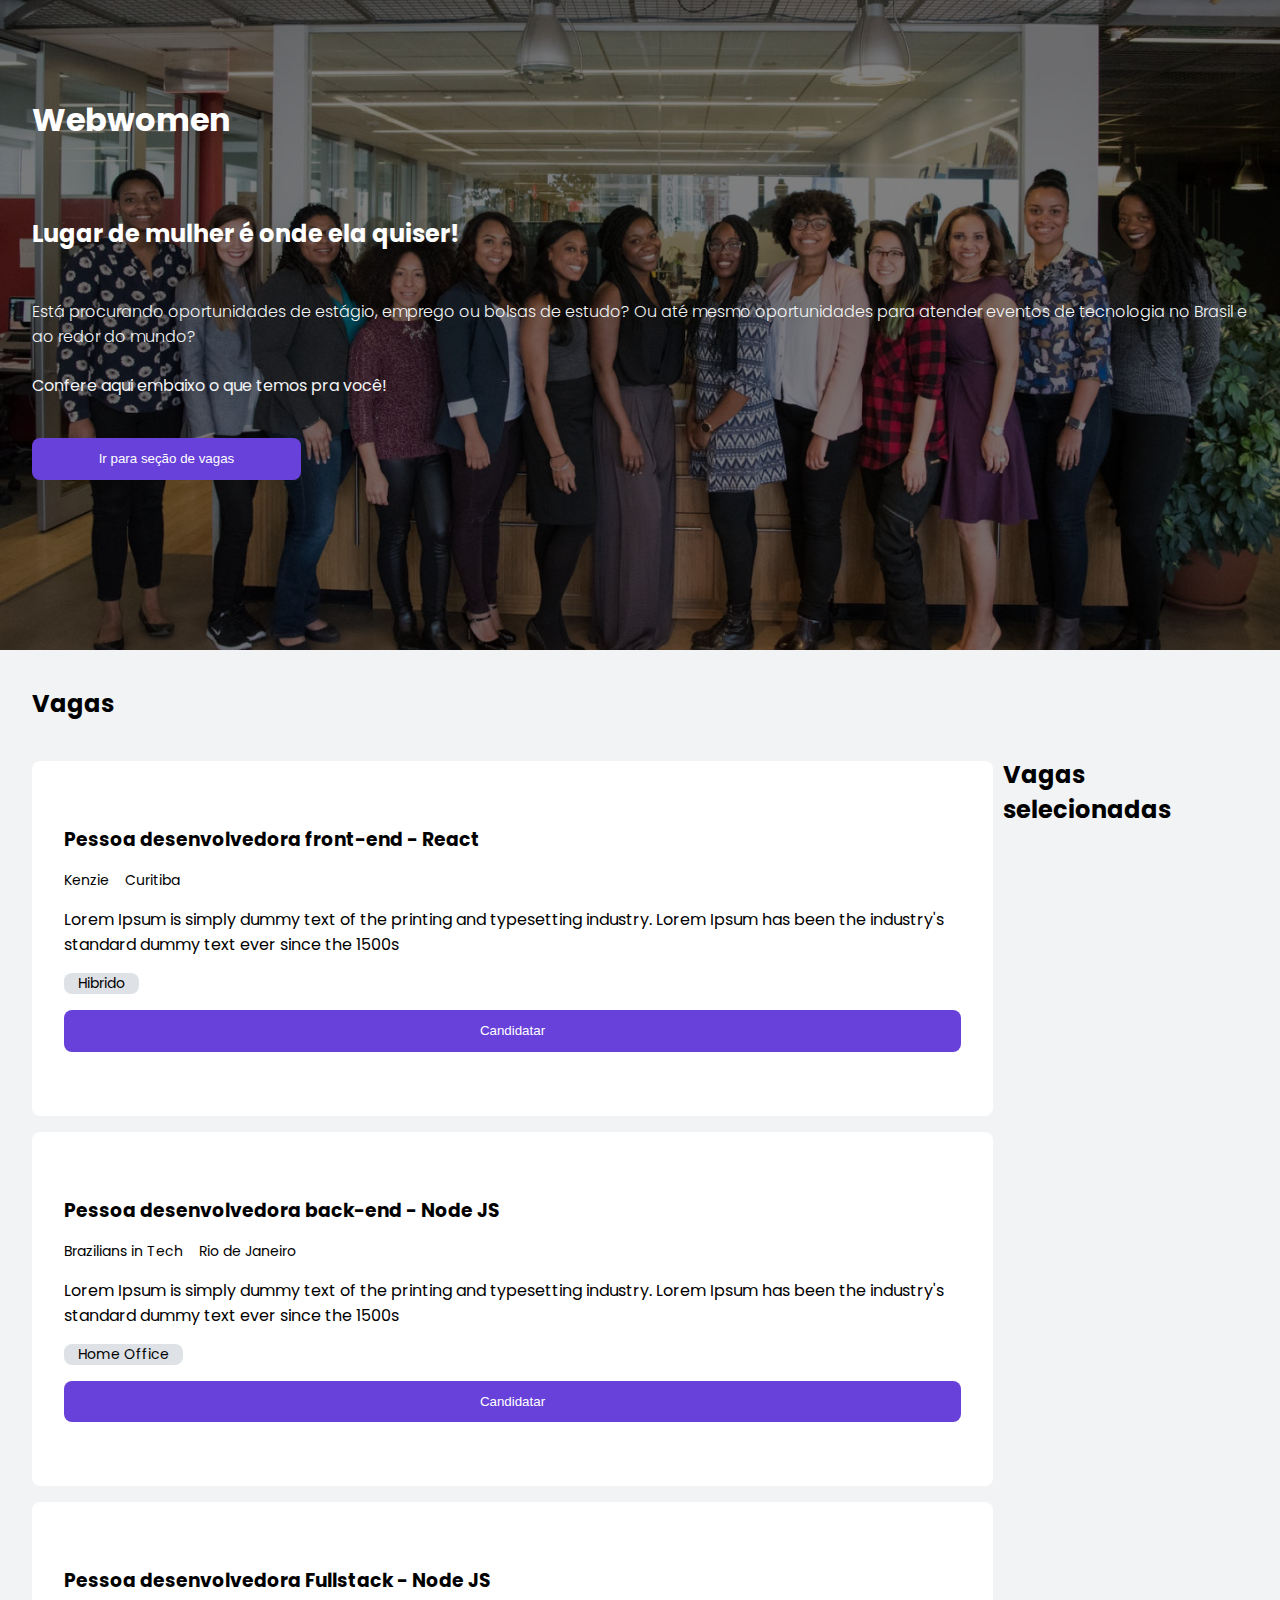
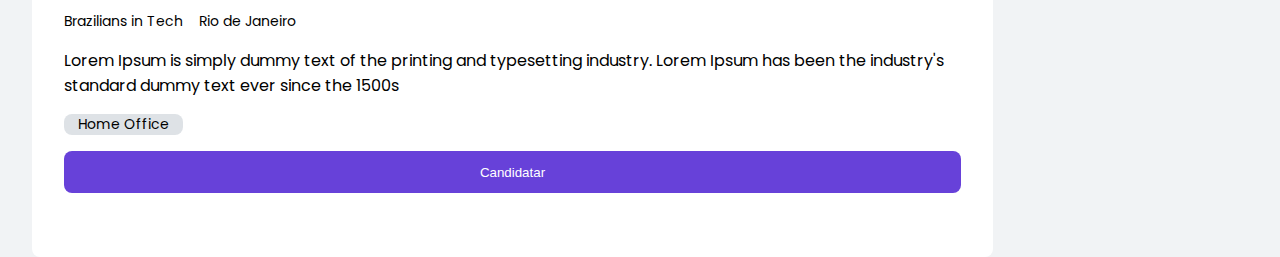
<file: index.html>
<!DOCTYPE html>
<html lang="pt-br">
<head>
    <meta charset="UTF-8">
    <meta http-equiv="X-UA-Compatible" content="IE=edge">
    <meta name="viewport" content="width=device-width, initial-scale=1.0">
    <link rel="stylesheet" href="./styles/globalStyles.css">
    <link rel="shortcut icon" href="./assets/img/favicon.ico" type="image/x-icon">
    <title>Webwomen</title>
    <meta
      name="description"
      content="Está procurando oportunidades de estágio, emprego ou bolsas de estudo? 
      Ou até mesmo oportunidades para atender eventos de tecnologia no Brasil 
      e ao redor do mundo?"
    />
</head>
<body>
  <section class="header">
      <div class="bkg">
        <div class="margin">
            <h1 class="title-1 title padding-top--3">Webwomen</h1>
            <h2 class="title-1 title padding-top--3">Lugar de mulher é onde ela quiser!</h2>
            <p class="title-5 padding-top--3">Está procurando oportunidades de estágio, emprego ou bolsas de estudo? 
              Ou até mesmo oportunidades para atender eventos de tecnologia no Brasil e ao redor do mundo? </p>
              <p class='title-5 padding-top--1'><strong >Confere aqui embaixo o que temos pra você!</strong></p>
            <button class="button-1 margin-top--3 padding--button"><a href='#main'>Ir para seção de vagas</a></button>
          </div>
        </div>  
      </div>
    </section>

  <main class="margin" id ='main'>
    <h2 class="title-2 padding-top--1">Vagas</h2>
    <div class="section-item">
      <div class="main-items padding-top--1">
        
      </div>
      <div class="cart">
        <h2 class="title-4 padding-top--1">Vagas selecionadas</h2>
        
        <div class="cart-items margin-1">
          <p class="cart-empty">Você ainda não adicionou nenhum item ao carrinho</p>
        </div>
      </div>
    </div>
  </main>
  
    <script src="./pages/home/jobsData.js" ></script>
    <script src="./pages/home/index.js"></script>
</body>
</html>
</file>
<file: styles/globalStyles.css>
@import url("https://fonts.googleapis.com/css2?family=Poppins:wght@400;600&display=swap");
@import url(./buttons.css);
@import url(./header.css);
@import url(./titles.css);
@import url(./general.css);
@import url(./card.css);
* {
  padding: 0;
  margin: 0;
  scroll-behavior: smooth;
}
img {
  max-width: 100%;
}
:root {
  --color-brand-1: #6741D9;
  --color-brand-2: #5F3DC4;
  --color-grey-1:  #212529;
  --color-grey-2:  #343a40;
  --color-grey-3:  #dee2e6;
  --color-grey-4:  #e9ecef;
  --color-grey-5:  #f1f3f5;
  --color-grey-6:  #ffffff;
  --radius-default: 0.5rem;

  --title-1: 3rem;
  --title-2: 2.5rem;
  --title-3: 2rem;
  --title-4: 1.375rem;
  --title-5: 1.125rem;

  --text-1:  1.125rem;
  --text-2:  1rem;
  --text-3:  0.875rem;
}

body {
  font-family: "Poppins", sans-serif;
}
.container {
  width: 76rem;
  max-width: 100%;
  margin: 0 auto;
  padding-left: 1rem;
  padding-right: 1rem;
}

@media(max-width: 991px){
  :root {
    --title-1: calc(3rem / 1.2);
    --title-2: calc(2.5rem / 1.2);
    --title-3: calc(2rem / 1.2);
    --text-1:  calc(1.125rem / 1.2);
  }
}
@media screen and (min-width: 1000px){
  .section-item{
    display: flex;
    justify-content: space-between;
    gap: 10px;
  }
  .main-items{
    width: 1000px;
  }
  .margin{
    margin: 0 5em;
  }
  .cart{
    margin-top: 0;
  }
}
.margin{
  margin: 0 2em;
} 
a{
  text-decoration: none;
  color: var(--color-grey-6);
  font-weight: 300;
}
</file>
